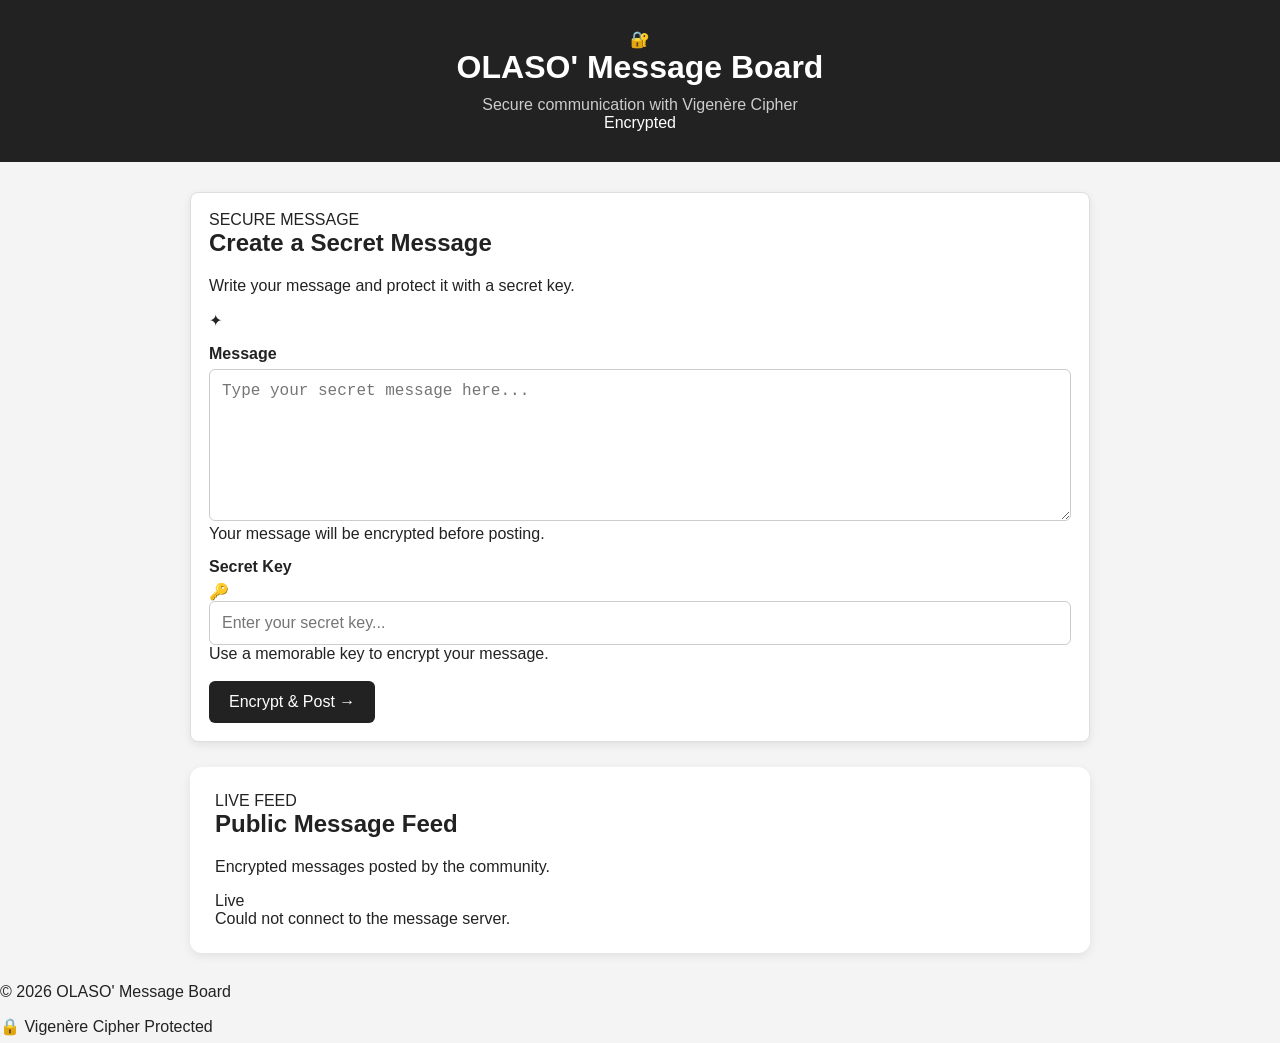
<file: index.html>
<!DOCTYPE html>
<html lang="en">
<head>
    <meta charset="UTF-8">
    <meta name="viewport" content="width=device-width, initial-scale=1.0">

    <meta
        name="description"
        content="OLASO' secure message board powered by Vigenère Cipher."
    >

    <title>OLASO' Message Board | Vigenère Cipher</title>

    <link rel="stylesheet" href="style.css">
</head>

<body>

    <div class="app-container">

        <!-- Header -->
        <header class="site-header">

            <div class="brand">
                <div class="brand-icon">🔐</div>

                <div>
                    <h1>OLASO' Message Board</h1>
                    <p>Secure communication with Vigenère Cipher</p>
                </div>
            </div>

            <div class="security-status">
                <span class="status-dot"></span>
                <span>Encrypted</span>
            </div>

        </header>


        <!-- Main Content -->
        <main class="dashboard">

            <!-- Create Message -->
            <section id="encrypt-section" class="card message-card">

                <div class="card-header">
                    <div>
                        <span class="eyebrow">SECURE MESSAGE</span>
                        <h2>Create a Secret Message</h2>
                        <p>
                            Write your message and protect it with a secret key.
                        </p>
                    </div>

                    <div class="card-icon">✦</div>
                </div>


                <div class="form-group">

                    <label for="message">
                        Message
                    </label>

                    <textarea
                        id="message"
                        rows="7"
                        placeholder="Type your secret message here..."
                        autocomplete="off"
                    ></textarea>

                    <span class="input-hint">
                        Your message will be encrypted before posting.
                    </span>

                </div>


                <div class="form-group">

                    <label for="key">
                        Secret Key
                    </label>

                    <div class="key-input-wrapper">

                        <span class="key-icon">🔑</span>

                        <input
                            type="text"
                            id="key"
                            placeholder="Enter your secret key..."
                            autocomplete="off"
                        >

                    </div>

                    <span class="input-hint">
                        Use a memorable key to encrypt your message.
                    </span>

                </div>


                <button
                    id="encryptButton"
                    class="primary-button"
                    type="button"
                >
                    <span>Encrypt &amp; Post</span>
                    <span class="button-arrow">→</span>
                </button>

            </section>


            <!-- Message Feed -->
            <section id="feed-section" class="card feed-card">

                <div class="card-header">

                    <div>
                        <span class="eyebrow">LIVE FEED</span>
                        <h2>Public Message Feed</h2>
                        <p>
                            Encrypted messages posted by the community.
                        </p>
                    </div>

                    <div class="feed-status">
                        <span class="status-dot"></span>
                        Live
                    </div>

                </div>


                <div id="messageFeed" class="message-feed">

                    <div class="loading-state">
                        <div class="loading-spinner"></div>

                        <p>Loading messages...</p>
                    </div>

                </div>

            </section>

        </main>


        <!-- Footer -->
        <footer class="site-footer">

            <p>
                © 2026 OLASO' Message Board
            </p>

            <div class="footer-security">
                <span>🔒</span>
                <span>Vigenère Cipher Protected</span>
            </div>

        </footer>

    </div>


    <script src="script.js"></script>

</body>
</html>
</file>
<file: style.css>
* {
    box-sizing: border-box;
}

body {
    margin: 0;
    font-family: Arial, sans-serif;
    background: #f4f4f4;
    color: #222;
}

header {
    background: #222;
    color: white;
    text-align: center;
    padding: 30px 20px;
}

header h1 {
    margin: 0 0 10px;
}

header p {
    margin: 0;
    color: #ccc;
}

main {
    width: 90%;
    max-width: 900px;
    margin: 30px auto;
}

section {
    background: white;
    padding: 25px;
    margin-bottom: 25px;
    border-radius: 12px;
    box-shadow: 0 3px 10px rgba(0, 0, 0, 0.08);
}

h2 {
    margin-top: 0;
}

label {
    display: block;
    margin-top: 15px;
    margin-bottom: 6px;
    font-weight: bold;
}

textarea,
input {
    width: 100%;
    padding: 12px;
    border: 1px solid #ccc;
    border-radius: 6px;
    font-size: 16px;
}

textarea {
    min-height: 120px;
    resize: vertical;
}

button {
    margin-top: 18px;
    padding: 12px 20px;
    border: none;
    border-radius: 6px;
    background: #222;
    color: white;
    font-size: 16px;
    cursor: pointer;
}

button:hover {
    background: #444;
}

.message-card {
    border: 1px solid #ddd;
    padding: 18px;
    margin-top: 15px;
    border-radius: 8px;
}

.ciphertext {
    background: #f0f0f0;
    padding: 12px;
    border-radius: 6px;
    word-break: break-word;
    font-family: monospace;
}

.decrypt-result {
    margin-top: 12px;
    font-weight: bold;
}
</file>
